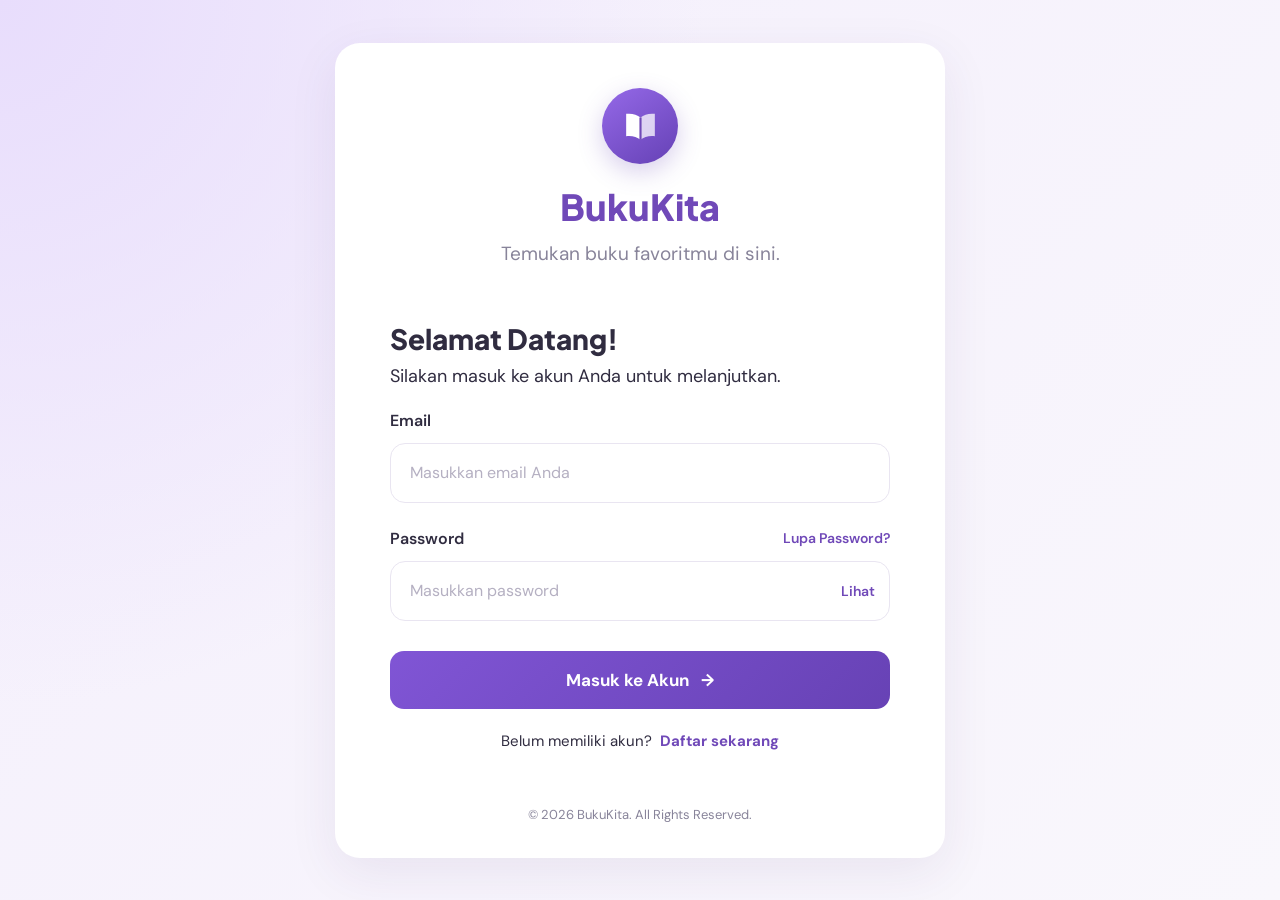
<file: index.html>
<!DOCTYPE html>
<html lang="id">
<head>
    <meta charset="UTF-8">
    <meta name="viewport" content="width=device-width, initial-scale=1.0">
    <title>Login | BukuKita</title>
    <link rel="stylesheet" href="css/style.css">

    <style>
        .brand-icon {
            width: 76px;
            height: 76px;
            background: linear-gradient(145deg, #9569E8, #6541B5);
            border-radius: 50%;
            display: flex;
            align-items: center;
            justify-content: center;
            margin: 0 auto 20px;
            box-shadow: 0 8px 24px rgba(101, 65, 181, 0.25);
        }

        .brand-icon svg {
            width: 43px;
            height: 43px;
            display: block;
        }
    </style>
</head>
<body>

    <div class="login-container">
        <div class="login-card">

            <!-- LOGO BUKUKITA -->
            <div class="brand-icon">
                <svg viewBox="0 0 24 24" fill="none"
                     xmlns="http://www.w3.org/2000/svg">
                    <path d="M4 5.5C7.2 5.1 10 5.9 12 7.5V20
                             C10 18.4 7.2 17.6 4 18V5.5Z"
                          fill="white"/>
                    <path d="M20 5.5C16.8 5.1 14 5.9 12 7.5V20
                             C14 18.4 16.8 17.6 20 18V5.5Z"
                          fill="white" fill-opacity="0.75"/>
                    <path d="M12 7.5V20"
                          stroke="#7049B8" stroke-width="1.2"/>
                </svg>
            </div>

            <h1 class="login-heading">BukuKita</h1>
            <p class="login-subtitle">Temukan buku favoritmu di sini.</p>

            <div class="login-form-section">
                <h2>Selamat Datang!</h2>
                <p>Silakan masuk ke akun Anda untuk melanjutkan.</p>

                <form id="loginForm">
                    <div class="form-group">
                        <label for="email">Email</label>
                        <input type="email" id="email"
                               placeholder="Masukkan email Anda" required>
                    </div>

                    <div class="form-group">
                        <div class="password-label">
                            <label for="password">Password</label>
                            <button type="button" class="forgot-link"
                                    data-modal="forgotModal">
                                Lupa Password?
                            </button>
                        </div>

                        <div class="password-wrapper">
                            <input type="password" id="password"
                                   placeholder="Masukkan password" required>
                            <button type="button" class="password-toggle"
                                    id="togglePassword">Lihat</button>
                        </div>
                    </div>

                    <button type="submit" class="login-button">
                        Masuk ke Akun <span>→</span>
                    </button>
                </form>

                <div class="register-section">
                    <span>Belum memiliki akun?</span>
                    <button type="button" data-modal="registerModal">
                        Daftar sekarang
                    </button>
                </div>
            </div>

            <footer class="login-footer">
                © 2026 BukuKita. All Rights Reserved.
            </footer>
        </div>
    </div>

    <!-- MODAL LUPA PASSWORD -->
    <div class="modal-backdrop" id="forgotModal">
        <div class="modal">
            <button type="button" class="modal-close">&times;</button>
            <h2>Lupa Password?</h2>
            <p class="modal-description">
                Masukkan email yang terdaftar untuk memeriksa akun Anda.
            </p>

            <form id="forgotForm">
                <div class="form-group">
                    <label for="forgotEmail">Email</label>
                    <input type="email" id="forgotEmail"
                           placeholder="Masukkan email Anda" required>
                </div>
                <button type="submit" class="login-button">
                    Periksa Email
                </button>
            </form>
        </div>
    </div>

    <!-- MODAL DAFTAR -->
    <div class="modal-backdrop" id="registerModal">
        <div class="modal">
            <button type="button" class="modal-close">&times;</button>
            <h2>Buat Akun Baru</h2>
            <p class="modal-description">
                Daftar untuk mulai menjelajahi koleksi BukuKita.
            </p>

            <form id="registerForm">
                <div class="form-group">
                    <label for="registerName">Nama Lengkap</label>
                    <input type="text" id="registerName"
                           placeholder="Masukkan nama lengkap" required>
                </div>

                <div class="form-group">
                    <label for="registerEmail">Email</label>
                    <input type="email" id="registerEmail"
                           placeholder="Masukkan email" required>
                </div>

                <div class="form-group">
                    <label for="registerPassword">Password</label>
                    <input type="password" id="registerPassword"
                           placeholder="Buat password" required>
                </div>

                <button type="submit" class="login-button">
                    Daftar Sekarang
                </button>
            </form>
        </div>
    </div>

    <script src="js/data.js"></script>
    <script src="js/script.js"></script>

</body>
</html>
</file>
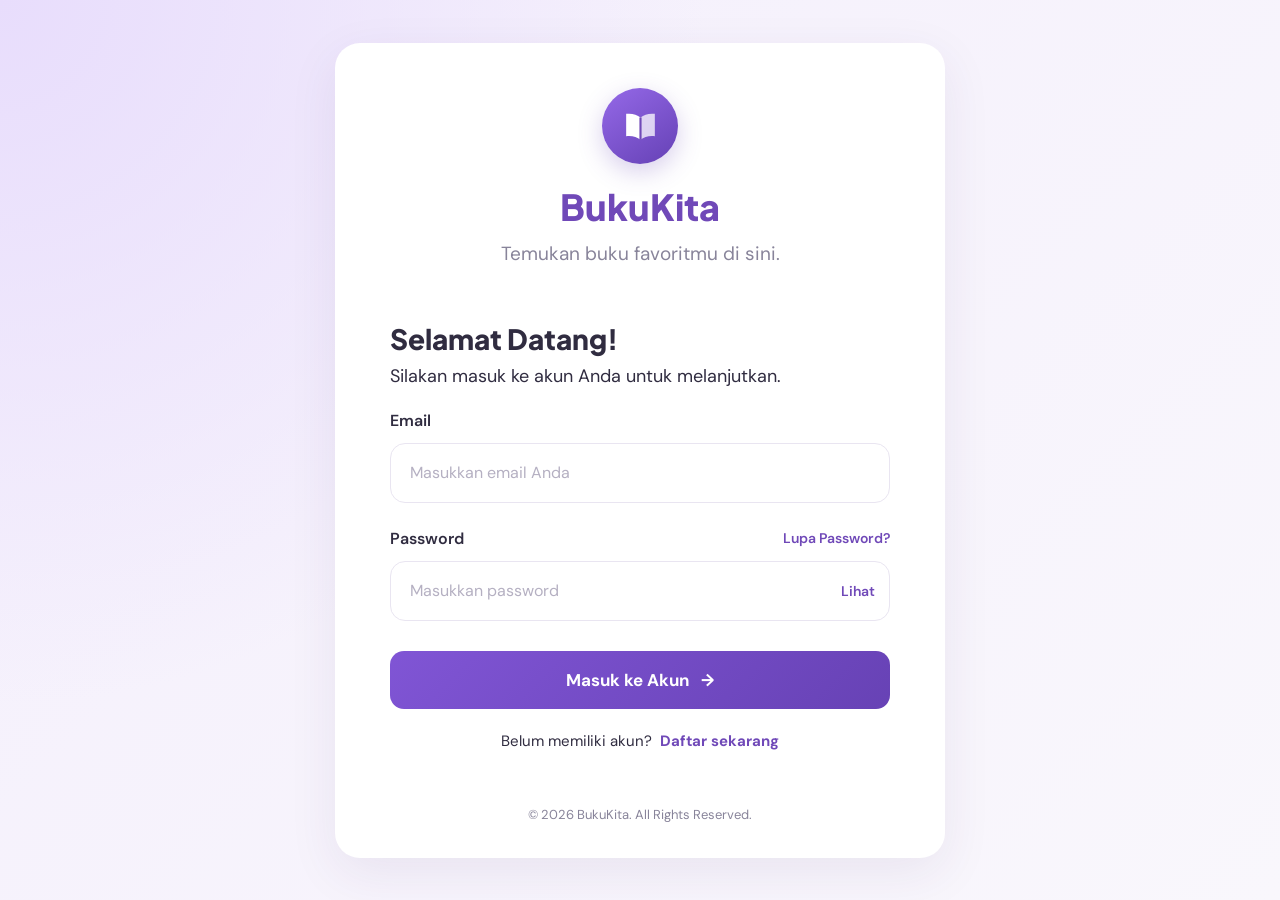
<file: checkout.html>
<!DOCTYPE html>
<html lang="id">
<head>
    <meta charset="UTF-8">
    <meta name="viewport" content="width=device-width, initial-scale=1.0">
    <title>Checkout | BukuKita</title>
    <link rel="stylesheet" href="css/style.css">
</head>
<body class="dashboard-page">

<div class="app-layout">

    <!-- SIDEBAR -->
    <aside class="sidebar" id="sidebar">
        <div class="sidebar-brand">
            <div class="sidebar-logo">
                <svg viewBox="0 0 24 24" fill="none">
                    <path d="M4 5.5C7.2 5.1 10 5.9 12 7.5V20C10 18.4 7.2 17.6 4 18V5.5Z" fill="white"/>
                    <path d="M20 5.5C16.8 5.1 14 5.9 12 7.5V20C14 18.4 16.8 17.6 20 18V5.5Z" fill="white" fill-opacity=".75"/>
                    <path d="M12 7.5V20" stroke="#7049B8" stroke-width="1.2"/>
                </svg>
            </div>
            <span>BukuKita</span>
        </div>

        <div class="sidebar-menu">
            <p class="menu-label">MENU UTAMA</p>

            <a href="dashboard.html" class="menu-item">
                <span class="menu-icon">▦</span>
                <span>Dashboard</span>
            </a>

            <a href="stok.html" class="menu-item">
                <span class="menu-icon">▤</span>
                <span>Katalog & Stok Buku</span>
            </a>

            <a href="checkout.html" class="menu-item active">
                <span class="menu-icon">🛒</span>
                <span>Checkout</span>
            </a>

            <a href="tracking.html" class="menu-item">
                <span class="menu-icon">⌖</span>
                <span>Tracking Pesanan</span>
            </a>
        </div>

        <div class="sidebar-bottom">
            <div class="sidebar-help">
                <div class="help-icon">?</div>
                <div>
                    <strong>Butuh Bantuan?</strong>
                    <small>Hubungi administrator</small>
                </div>
            </div>

            <button type="button" class="logout-button" id="logoutButton">
                <span>↪</span> Keluar
            </button>
        </div>
    </aside>

    <!-- MAIN CONTENT -->
    <main class="main-content">

        <header class="dashboard-topbar">
            <div class="topbar-left">
                <button class="sidebar-toggle" id="sidebarToggle" type="button">☰</button>
                <div>
                    <h2>Checkout</h2>
                    <p>Pesan buku favoritmu dengan mudah</p>
                </div>
            </div>

            <div class="topbar-profile">
                <div class="profile-avatar" id="profileAvatar">U</div>
                <div class="profile-information">
                    <strong id="profileName">Pengguna</strong>
                    <small id="profileRole">User</small>
                </div>
            </div>
        </header>

        <section class="dashboard-content">

            <!-- WELCOME -->
            <div class="checkout-welcome">
                <div>
                    <span>PEMESANAN BUKU</span>
                    <h1>Waktunya Memilih Buku!</h1>
                    <p>Pilih koleksi buku yang ingin kamu pesan.</p>
                </div>
                <div class="checkout-decoration">🛍️</div>
            </div>

            <!-- BOOK SELECTION -->
            <div class="checkout-section-heading">
                <div>
                    <h2>Pilih Buku</h2>
                    <p>Tambahkan buku ke keranjang belanja kamu.</p>
                </div>
            </div>

            <div class="checkout-search">
                <span>⌕</span>
                <input type="search" id="checkoutSearch"
                       placeholder="Cari judul atau kode buku...">
            </div>

            <div class="checkout-book-grid" id="checkoutBookList">
                <p>Memuat daftar buku...</p>
            </div>

            <!-- CART AND FORM -->
            <div class="checkout-lower-grid">

                <div class="checkout-panel">
                    <div class="checkout-panel-heading">
                        <div>
                            <h2>Keranjang Belanja</h2>
                            <p id="cartItemCount">0 item</p>
                        </div>
                        <span class="cart-heading-icon">🛒</span>
                    </div>

                    <div id="cartList" class="cart-list">
                        <div class="cart-empty">
                            <div>🛍️</div>
                            <h3>Keranjang masih kosong</h3>
                            <p>Silakan pilih buku yang ingin kamu pesan.</p>
                        </div>
                    </div>

                    <div class="cart-total">
                        <span>Total Pembayaran</span>
                        <strong id="cartGrandTotal">Rp 0</strong>
                    </div>
                </div>

                <!-- CUSTOMER FORM -->
                <div class="checkout-panel">
                    <div class="checkout-panel-heading">
                        <div>
                            <h2>Informasi Pengiriman</h2>
                            <p>Lengkapi data penerima pesanan.</p>
                        </div>
                        <span class="cart-heading-icon">📦</span>
                    </div>

                    <form id="checkoutForm">

                        <div class="form-group">
                            <label for="receiverName">Nama Penerima</label>
                            <input type="text" id="receiverName"
                                   placeholder="Nama lengkap penerima" required>
                        </div>

                        <div class="form-group">
                            <label for="receiverPhone">Nomor Telepon</label>
                            <input type="tel" id="receiverPhone"
                                   placeholder="Contoh: 081234567890"
                                   pattern="[0-9+\-\s]{9,16}" required>
                        </div>

                        <div class="form-group">
                            <label for="receiverAddress">Alamat Lengkap</label>
                            <textarea id="receiverAddress" rows="3"
                                      placeholder="Masukkan alamat lengkap, kecamatan, kota, dan kode pos"
                                      required></textarea>
                        </div>

                        <div class="form-group">
                            <label for="shippingService">Ekspedisi</label>
                            <select id="shippingService" required>
                                <option value="">Pilih ekspedisi</option>
                                <option value="JNE">JNE</option>
                                <option value="Pos Indonesia">Pos Indonesia</option>
                                <option value="J&T">J&T Express</option>
                                <option value="SiCepat">SiCepat</option>
                            </select>
                        </div>

                        <div class="checkout-note">
                            <span>ⓘ</span>
                            <p>Pastikan alamat dan informasi penerima sudah benar sebelum membuat pesanan.</p>
                        </div>

                        <button type="submit" class="checkout-submit-button"
                                id="submitOrder">
                            Buat Pesanan →
                        </button>

                    </form>
                </div>

            </div>

            <footer class="dashboard-footer">
                © 2026 BukuKita. All Rights Reserved.
            </footer>

        </section>
    </main>
</div>

<!-- SUCCESS MODAL -->
<div class="modal-backdrop" id="orderSuccessModal">
    <div class="modal order-success-modal">
        <div class="success-icon">✓</div>
        <h2>Pesanan Berhasil Dibuat!</h2>
        <p>Terima kasih telah melakukan pemesanan di BukuKita.</p>

        <div class="order-number-box">
            <small>Nomor Delivery Order</small>
            <strong id="successOrderNumber">-</strong>
        </div>

        <p class="success-instruction">
            Simpan nomor pesanan ini untuk memantau pengiriman buku.
        </p>

        <a href="tracking.html" class="login-button success-track-link">
            Lihat Tracking Pesanan →
        </a>

        <button type="button" class="success-close-button"
                id="closeSuccessModal">
            Kembali ke Checkout
        </button>
    </div>
</div>

<script src="js/data.js"></script>
<script src="js/script.js"></script>

</body>
</html>
</file>
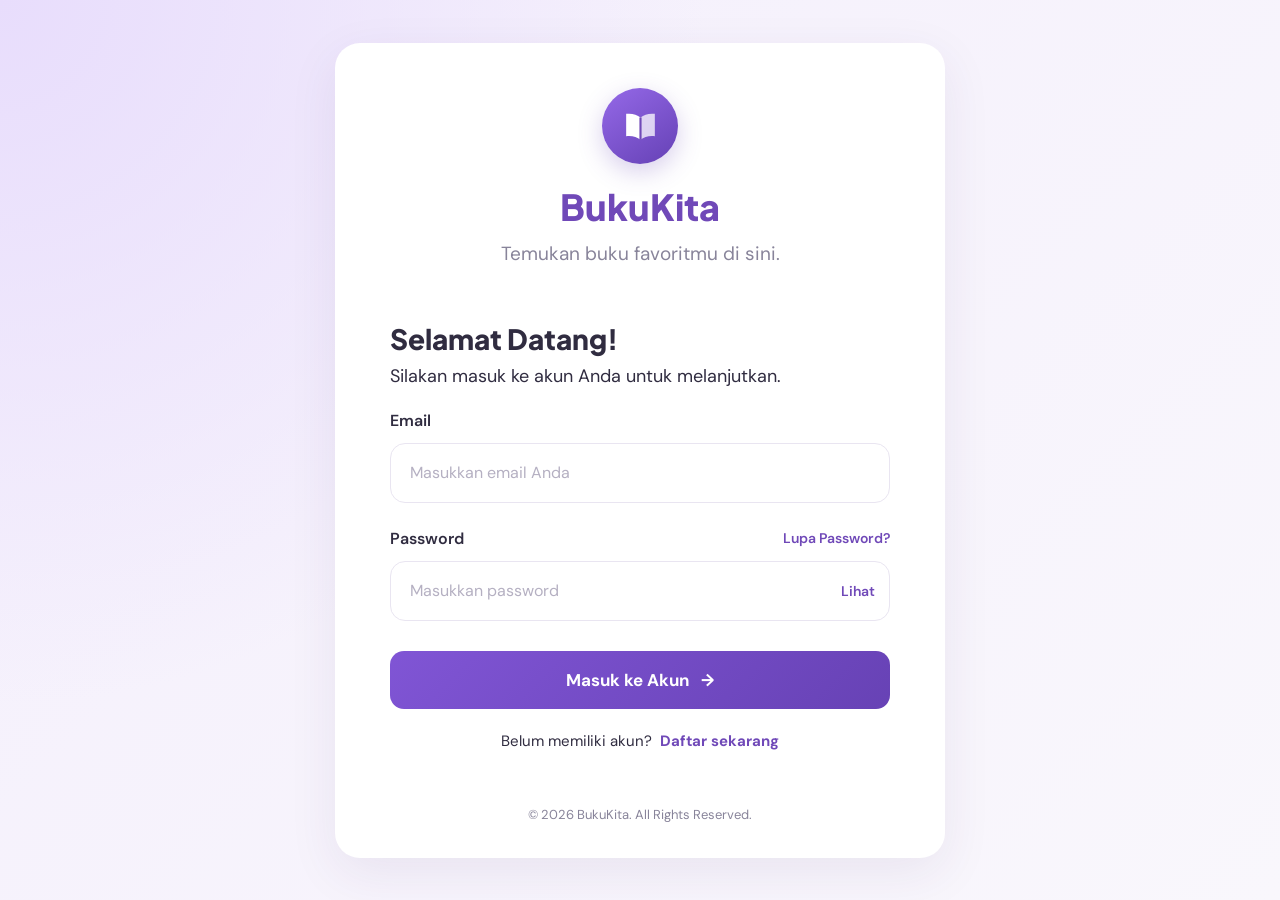
<file: dashboard.html>
<!DOCTYPE html>
<html lang="id">
<head>
    <meta charset="UTF-8">
    <meta name="viewport" content="width=device-width, initial-scale=1.0">
    <title>Dashboard | BukuKita</title>
    <link rel="stylesheet" href="css/style.css">
</head>
<body class="dashboard-page">

    <div class="app-layout">

        <!-- SIDEBAR -->
        <aside class="sidebar" id="sidebar">

            <div class="sidebar-brand">
                <div class="sidebar-logo">
                    <svg viewBox="0 0 24 24" fill="none">
                        <path d="M4 5.5C7.2 5.1 10 5.9 12 7.5V20C10 18.4 7.2 17.6 4 18V5.5Z" fill="white"/>
                        <path d="M20 5.5C16.8 5.1 14 5.9 12 7.5V20C14 18.4 16.8 17.6 20 18V5.5Z" fill="white" fill-opacity=".75"/>
                        <path d="M12 7.5V20" stroke="#7049B8" stroke-width="1.2"/>
                    </svg>
                </div>
                <span>BukuKita</span>
            </div>

            <div class="sidebar-menu">
                <p class="menu-label">MENU UTAMA</p>

                <a href="dashboard.html" class="menu-item active">
                    <span class="menu-icon">▦</span>
                    <span>Dashboard</span>
                </a>

                <a href="stok.html" class="menu-item">
                    <span class="menu-icon">▤</span>
                    <span>Katalog & Stok Buku</span>
                </a>

                <a href="checkout.html" class="menu-item">
                    <span class="menu-icon">🛒</span>
                    <span>Checkout</span>
                </a>

                <a href="tracking.html" class="menu-item">
                    <span class="menu-icon">⌖</span>
                    <span>Tracking Pesanan</span>
                </a>
            </div>

            <div class="sidebar-bottom">
                <a href="mailto:siti@gmail.com?subject=Bantuan%20Pengguna%20BukuKita"
   class="sidebar-help"
   style="text-decoration:none; color:inherit;">

    <div class="help-icon">?</div>

    <div>
        <strong>Butuh Bantuan?</strong>
        <small>Hubungi administrator</small>
    </div>
</a>

                <button type="button" class="logout-button" id="logoutButton">
                    <span>↪</span> Keluar
                </button>
            </div>

        </aside>

        <!-- MAIN CONTENT -->
        <main class="main-content">

            <!-- TOPBAR -->
            <header class="dashboard-topbar">
                <div class="topbar-left">
                    <button class="sidebar-toggle" id="sidebarToggle" type="button">☰</button>
                    <div>
                        <h2>Dashboard</h2>
                        <p>Ringkasan informasi BukuKita</p>
                    </div>
                </div>

                <div class="topbar-profile">
                    <div class="notification-icon">♧</div>
                    <div class="profile-avatar" id="profileAvatar">U</div>
                    <div class="profile-information">
                        <strong id="profileName">Pengguna</strong>
                        <small id="profileRole">User</small>
                    </div>
                </div>
            </header>

            <!-- PAGE CONTENT -->
            <section class="dashboard-content">

                <!-- GREETING -->
                <div class="welcome-section">
                    <div>
                        <p class="welcome-date" id="currentDate"></p>
                        <h1 id="welcomeMessage">Selamat datang!</h1>
                        <p>Senang melihat Anda kembali. Mari kelola koleksi buku hari ini.</p>
                    </div>
                    <div class="welcome-decoration">📚</div>
                </div>

                <!-- STATISTICS -->
                <div class="section-heading">
                    <div>
                        <h2>Ringkasan Dashboard</h2>
                        <p>Informasi singkat mengenai koleksi dan pesanan buku.</p>
                    </div>
                </div>

                <div class="stats-grid">

                    <div class="stat-card">
                        <div class="stat-top">
                            <div class="stat-icon purple">▤</div>
                            <span class="stat-tag">Katalog</span>
                        </div>
                        <h3 id="totalKatalog">0</h3>
                        <p>Total Jenis Buku</p>
                    </div>

                    <div class="stat-card">
                        <div class="stat-top">
                            <div class="stat-icon blue">▣</div>
                            <span class="stat-tag">Persediaan</span>
                        </div>
                        <h3 id="totalStok">0</h3>
                        <p>Total Stok Buku</p>
                    </div>

                    <div class="stat-card">
                        <div class="stat-top">
                            <div class="stat-icon orange">🛒</div>
                            <span class="stat-tag">Pesanan</span>
                        </div>
                        <h3 id="totalPesanan">0</h3>
                        <p>Data Tracking Pesanan</p>
                    </div>

                </div>

                <!-- CONTENT GRID -->
                <div class="dashboard-grid">

                    <!-- RECENT TRACKING -->
                    <div class="dashboard-panel tracking-panel">
                        <div class="panel-heading">
                            <div>
                                <h2>Pesanan Terbaru</h2>
                                <p>Informasi pengiriman buku</p>
                            </div>
                            <a href="tracking.html" class="text-link">Lihat semua →</a>
                        </div>

                        <div class="table-responsive">
                            <table class="dashboard-table">
                                <thead>
                                    <tr>
                                        <th>Nomor DO</th>
                                        <th>Pemesan</th>
                                        <th>Ekspedisi</th>
                                        <th>Status</th>
                                    </tr>
                                </thead>
                                <tbody id="recentTracking">
                                    <tr>
                                        <td colspan="4">Memuat data pesanan...</td>
                                    </tr>
                                </tbody>
                            </table>
                        </div>
                    </div>

                    <!-- QUICK ACCESS -->
                    <div class="dashboard-panel quick-panel">
                        <div class="panel-heading">
                            <div>
                                <h2>Akses Cepat</h2>
                                <p>Pintasan menu BukuKita</p>
                            </div>
                        </div>

                        <a href="stok.html" class="quick-link">
                            <div class="quick-icon purple">▤</div>
                            <div>
                                <strong>Katalog Buku</strong>
                                <small>Lihat koleksi dan persediaan</small>
                            </div>
                            <span>→</span>
                        </a>

                        <a href="checkout.html" class="quick-link">
                            <div class="quick-icon orange">🛒</div>
                            <div>
                                <strong>Checkout</strong>
                                <small>Lakukan pemesanan buku</small>
                            </div>
                            <span>→</span>
                        </a>

                        <a href="tracking.html" class="quick-link">
                            <div class="quick-icon blue">⌖</div>
                            <div>
                                <strong>Tracking Pesanan</strong>
                                <small>Pantau status pengiriman</small>
                            </div>
                            <span>→</span>
                        </a>
                    </div>

                </div>

                <!-- FOOTER -->
                <footer class="dashboard-footer">
                    © 2026 BukuKita. All Rights Reserved.
                </footer>

            </section>
        </main>
    </div>

    <script src="js/data.js"></script>
    <script src="js/script.js"></script>

</body>
</html>
</file>
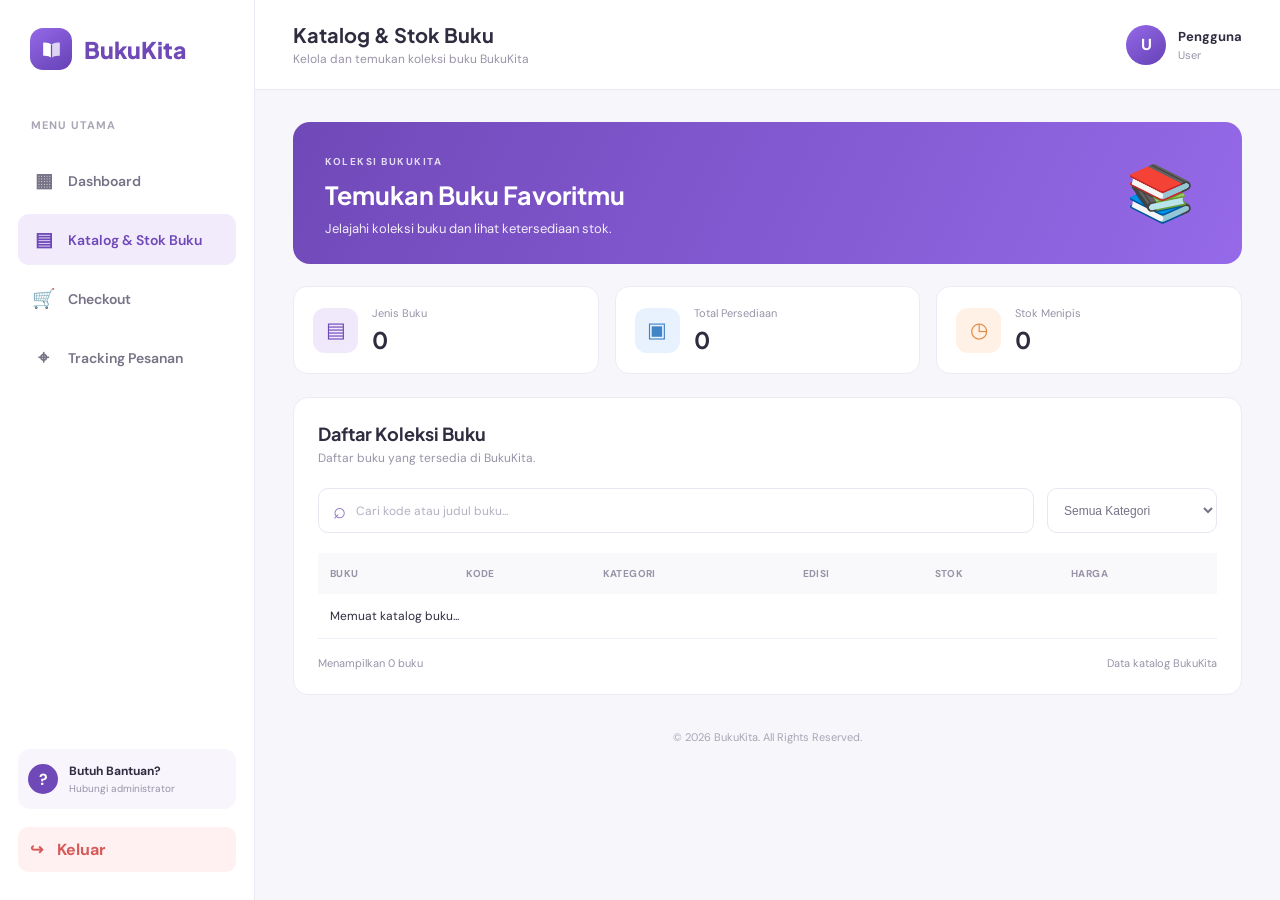
<file: stok.html>
<!DOCTYPE html>
<html lang="id">
<head>
    <meta charset="UTF-8">
    <meta name="viewport" content="width=device-width, initial-scale=1.0">
    <title>Katalog & Stok Buku | BukuKita</title>
    <link rel="stylesheet" href="css/style.css">
</head>
<body class="dashboard-page">

<div class="app-layout">

    <!-- SIDEBAR -->
    <aside class="sidebar" id="sidebar">
        <div class="sidebar-brand">
            <div class="sidebar-logo">
                <svg viewBox="0 0 24 24" fill="none">
                    <path d="M4 5.5C7.2 5.1 10 5.9 12 7.5V20C10 18.4 7.2 17.6 4 18V5.5Z" fill="white"/>
                    <path d="M20 5.5C16.8 5.1 14 5.9 12 7.5V20C14 18.4 16.8 17.6 20 18V5.5Z" fill="white" fill-opacity=".75"/>
                    <path d="M12 7.5V20" stroke="#7049B8" stroke-width="1.2"/>
                </svg>
            </div>
            <span>BukuKita</span>
        </div>

        <div class="sidebar-menu">
            <p class="menu-label">MENU UTAMA</p>

            <a href="dashboard.html" class="menu-item">
                <span class="menu-icon">▦</span>
                <span>Dashboard</span>
            </a>

            <a href="stok.html" class="menu-item active">
                <span class="menu-icon">▤</span>
                <span>Katalog & Stok Buku</span>
            </a>

            <a href="checkout.html" class="menu-item">
                <span class="menu-icon">🛒</span>
                <span>Checkout</span>
            </a>

            <a href="tracking.html" class="menu-item">
                <span class="menu-icon">⌖</span>
                <span>Tracking Pesanan</span>
            </a>
        </div>

        <div class="sidebar-bottom">
            <div class="sidebar-help">
                <div class="help-icon">?</div>
                <div>
                    <strong>Butuh Bantuan?</strong>
                    <small>Hubungi administrator</small>
                </div>
            </div>

            <button type="button" class="logout-button" id="logoutButton">
                <span>↪</span> Keluar
            </button>
        </div>
    </aside>

    <!-- MAIN CONTENT -->
    <main class="main-content">

        <header class="dashboard-topbar">
            <div class="topbar-left">
                <button class="sidebar-toggle" id="sidebarToggle" type="button">☰</button>
                <div>
                    <h2>Katalog & Stok Buku</h2>
                    <p>Kelola dan temukan koleksi buku BukuKita</p>
                </div>
            </div>

            <div class="topbar-profile">
                <div class="profile-avatar" id="profileAvatar">U</div>
                <div class="profile-information">
                    <strong id="profileName">Pengguna</strong>
                    <small id="profileRole">User</small>
                </div>
            </div>
        </header>

        <section class="dashboard-content">

            <!-- PAGE TITLE -->
            <div class="catalog-welcome">
                <div>
                    <span class="catalog-eyebrow">KOLEKSI BUKUKITA</span>
                    <h1>Temukan Buku Favoritmu</h1>
                    <p>Jelajahi koleksi buku dan lihat ketersediaan stok.</p>
                </div>
                <div class="catalog-decoration">📚</div>
            </div>

            <!-- SUMMARY -->
            <div class="catalog-summary">
                <div class="catalog-summary-card">
                    <div class="catalog-summary-icon purple">▤</div>
                    <div>
                        <small>Jenis Buku</small>
                        <h3 id="catalogTotal">0</h3>
                    </div>
                </div>

                <div class="catalog-summary-card">
                    <div class="catalog-summary-icon blue">▣</div>
                    <div>
                        <small>Total Persediaan</small>
                        <h3 id="catalogStock">0</h3>
                    </div>
                </div>

                <div class="catalog-summary-card">
                    <div class="catalog-summary-icon orange">◷</div>
                    <div>
                        <small>Stok Menipis</small>
                        <h3 id="catalogLowStock">0</h3>
                    </div>
                </div>
            </div>

            <!-- CATALOG PANEL -->
            <div class="catalog-panel">

                <div class="catalog-panel-heading">
                    <div>
                        <h2>Daftar Koleksi Buku</h2>
                        <p>Daftar buku yang tersedia di BukuKita.</p>
                    </div>

                    <button type="button" class="add-book-button"
                            id="addBookButton" style="display:none;">
                        + Tambah Buku
                    </button>
                </div>

                <!-- SEARCH AND FILTER -->
                <div class="catalog-toolbar">
                    <div class="catalog-search">
                        <span>⌕</span>
                        <input type="search" id="searchBook"
                               placeholder="Cari kode atau judul buku...">
                    </div>

                    <select id="filterCategory" class="catalog-filter">
                        <option value="">Semua Kategori</option>
                    </select>
                </div>

                <!-- BOOK TABLE -->
                <div class="table-responsive">
                    <table class="catalog-table">
                        <thead>
                            <tr>
                                <th>BUKU</th>
                                <th>KODE</th>
                                <th>KATEGORI</th>
                                <th>EDISI</th>
                                <th>STOK</th>
                                <th>HARGA</th>
                                <th id="actionHeader" style="display:none;">AKSI</th>
                            </tr>
                        </thead>

                        <tbody id="bookTableBody">
                            <tr>
                                <td colspan="7">Memuat katalog buku...</td>
                            </tr>
                        </tbody>
                    </table>
                </div>

                <div class="catalog-empty" id="catalogEmpty" style="display:none;">
                    <div>📖</div>
                    <h3>Buku tidak ditemukan</h3>
                    <p>Coba gunakan kata kunci atau kategori lainnya.</p>
                </div>

                <div class="catalog-table-footer">
                    <span id="catalogResultCount">Menampilkan 0 buku</span>
                    <span>Data katalog BukuKita</span>
                </div>

            </div>

            <footer class="dashboard-footer">
                © 2026 BukuKita. All Rights Reserved.
            </footer>

        </section>
    </main>
</div>

<!-- MODAL TAMBAH / EDIT BUKU -->
<div class="modal-backdrop" id="bookModal">
    <div class="modal catalog-modal">

        <button type="button" class="modal-close" id="closeBookModal">
            &times;
        </button>

        <h2 id="bookModalTitle">Tambah Buku Baru</h2>
        <p class="modal-description">
            Lengkapi informasi buku yang akan dimasukkan ke katalog.
        </p>

        <form id="bookForm">

            <div class="form-group">
                <label for="bookCode">Kode Buku</label>
                <input type="text" id="bookCode"
                       placeholder="Contoh: ASIP4301" required>
            </div>

            <div class="form-group">
                <label for="bookName">Nama Buku</label>
                <input type="text" id="bookName"
                       placeholder="Masukkan nama buku" required>
            </div>

            <div class="catalog-form-row">
                <div class="form-group">
                    <label for="bookCategory">Kategori</label>
                    <input type="text" id="bookCategory"
                           placeholder="Contoh: Buku Ajar" required>
                </div>

                <div class="form-group">
                    <label for="bookEdition">Edisi</label>
                    <input type="number" id="bookEdition"
                           min="1" placeholder="1" required>
                </div>
            </div>

            <div class="catalog-form-row">
                <div class="form-group">
                    <label for="bookStock">Jumlah Stok</label>
                    <input type="number" id="bookStock"
                           min="0" placeholder="0" required>
                </div>

                <div class="form-group">
                    <label for="bookPrice">Harga (Rp)</label>
                    <input type="number" id="bookPrice"
                           min="0" placeholder="150000" required>
                </div>
            </div>

            <div class="form-group">
                <label for="bookCover">Lokasi File Cover</label>
                <input type="text" id="bookCover"
                       placeholder="img/nama_buku.jpg">
            </div>

            <button type="submit" class="login-button" id="saveBookButton">
                Simpan Buku
            </button>

        </form>
    </div>
</div>

<script src="js/data.js"></script>
<script src="js/script.js"></script>

</body>
</html>
</file>
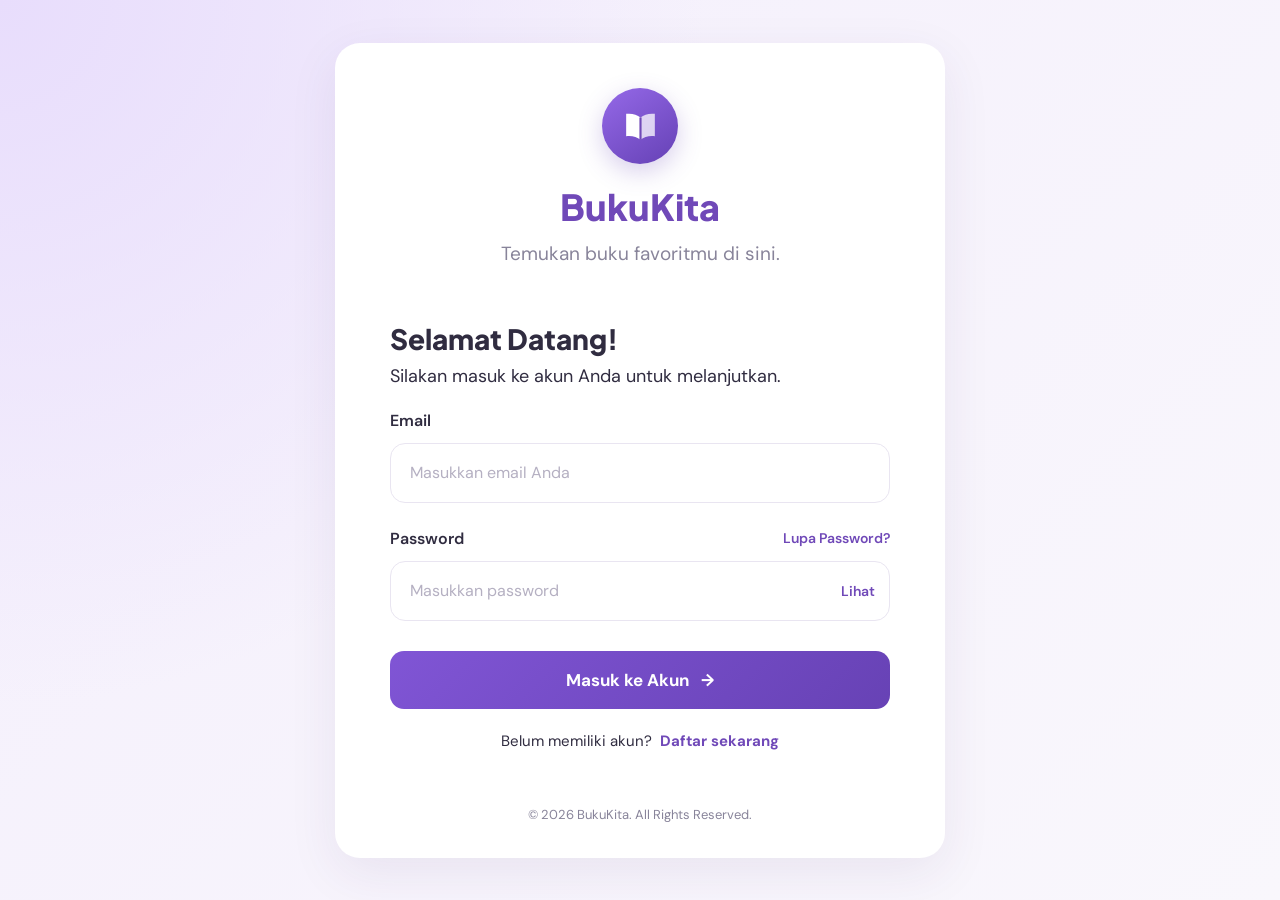
<file: tracking.html>
<!DOCTYPE html>
<html lang="id">
<head>
    <meta charset="UTF-8">
    <meta name="viewport" content="width=device-width, initial-scale=1.0">
    <title>Tracking Pesanan | BukuKita</title>
    <link rel="stylesheet" href="css/style.css">
</head>
<body class="dashboard-page">

<div class="app-layout">

    <!-- SIDEBAR -->
    <aside class="sidebar" id="sidebar">
        <div class="sidebar-brand">
            <div class="sidebar-logo">📚</div>
            <span>BukuKita</span>
        </div>

        <div class="sidebar-menu">
            <p class="menu-label">MENU UTAMA</p>

            <a href="dashboard.html" class="menu-item">
                <span class="menu-icon">▦</span>
                <span>Dashboard</span>
            </a>

            <a href="stok.html" class="menu-item">
                <span class="menu-icon">▤</span>
                <span>Katalog & Stok Buku</span>
            </a>

            <a href="checkout.html" class="menu-item">
                <span class="menu-icon">🛒</span>
                <span>Checkout</span>
            </a>

            <a href="tracking.html" class="menu-item active">
                <span class="menu-icon">⌖</span>
                <span>Tracking Pesanan</span>
            </a>
        </div>

        <div class="sidebar-bottom">
            <div class="sidebar-help">
                <div class="help-icon">?</div>
                <div>
                    <strong>Butuh Bantuan?</strong>
                    <small>Hubungi administrator</small>
                </div>
            </div>

            <button type="button" class="logout-button" id="logoutButton">
                ↪ Keluar
            </button>
        </div>
    </aside>

    <!-- MAIN CONTENT -->
    <main class="main-content">

        <header class="dashboard-topbar">
            <div class="topbar-left">
                <button class="sidebar-toggle" id="sidebarToggle"
                        type="button">☰</button>
                <div>
                    <h2>Tracking Pesanan</h2>
                    <p>Pantau perjalanan pesanan buku kamu</p>
                </div>
            </div>

            <div class="topbar-profile">
                <div class="profile-avatar" id="profileAvatar">U</div>
                <div class="profile-information">
                    <strong id="profileName">Pengguna</strong>
                    <small id="profileRole">User</small>
                </div>
            </div>
        </header>

        <section class="dashboard-content">

            <div class="checkout-welcome">
                <div>
                    <span>INFORMASI PENGIRIMAN</span>
                    <h1>Lacak Pesananmu!</h1>
                    <p>Masukkan nomor DO untuk melihat status pengiriman buku.</p>
                </div>
                <div class="checkout-decoration">📦</div>
            </div>

            <!-- SEARCH -->
            <div class="catalog-panel">
                <div class="catalog-panel-heading">
                    <div>
                        <h2>Cari Pesanan</h2>
                        <p>Gunakan nomor Delivery Order (DO).</p>
                    </div>
                </div>

                <form id="trackingForm">
                    <div class="catalog-search">
                        <span>⌕</span>
                        <input type="text" id="trackingNumber"
                               placeholder="Contoh: 20230012"
                               required>
                    </div>

                    <button type="submit" class="login-button"
                            style="margin-top:15px;">
                        Cari Pesanan →
                    </button>
                </form>
            </div>

            <!-- RESULT -->
            <div class="catalog-panel" id="trackingResult"
                 style="display:none; margin-top:25px;">

                <h2>Detail Pesanan</h2>

                <div style="margin-top:20px; line-height:2;">
                    <p><strong>Nomor DO:</strong>
                        <span id="resultDO">-</span></p>

                    <p><strong>Nama Penerima:</strong>
                        <span id="resultName">-</span></p>

                    <p><strong>Ekspedisi:</strong>
                        <span id="resultCourier">-</span></p>

                    <p><strong>Tanggal Pesanan:</strong>
                        <span id="resultDate">-</span></p>

                    <p><strong>Status:</strong>
                        <span id="resultStatus">-</span></p>

                    <p><strong>Total Pembayaran:</strong>
                        <span id="resultTotal">-</span></p>
                </div>

                <hr style="margin:20px 0;">

                <h3>Daftar Buku</h3>
                <div id="resultItems" style="margin-top:12px;"></div>

                <hr style="margin:20px 0;">

                <h3>Riwayat Perjalanan</h3>
                <div id="trackingHistory" style="margin-top:20px;">
                </div>
            </div>

            <p id="trackingMessage"
               style="margin-top:20px; color:#dc2626;">
            </p>

            <footer class="dashboard-footer">
                © 2026 BukuKita. All Rights Reserved.
            </footer>

        </section>
    </main>
</div>

<script src="js/data.js"></script>
<script src="js/script.js"></script>

<script>
(function () {

    // CEK LOGIN
    const sesi = sessionStorage.getItem("userLogin");

    if (!sesi) {
        window.location.replace("index.html");
        return;
    }

    const pengguna = JSON.parse(sesi);

    document.getElementById("profileName").textContent =
        pengguna.nama || "Pengguna";

    document.getElementById("profileRole").textContent =
        pengguna.role || "User";

    document.getElementById("profileAvatar").textContent =
        (pengguna.nama || "U").charAt(0).toUpperCase();

    // AMBIL PESANAN DARI LOCAL STORAGE DAN DATA LAMA
let pesananBaru = [];

try {
    pesananBaru = JSON.parse(
        localStorage.getItem("bukuKitaPesanan") || "[]"
    );

    if (!Array.isArray(pesananBaru)) {
        pesananBaru = [];
    }
} catch (error) {
    pesananBaru = [];
}

const pesananLama = Array.isArray(dataTracking)
    ? dataTracking
    : Object.values(dataTracking || {});

const semuaPesanan = [...pesananLama, ...pesananBaru];

const daftarPesanan = semuaPesanan.filter(function (pesanan, index, array) {
    return array.findIndex(function (item) {
        return String(item.nomorDO) === String(pesanan.nomorDO);
    }) === index;
});

    // FORMAT RUPIAH
    function rupiah(angka) {
        return "Rp " + Number(angka || 0).toLocaleString("id-ID");
    }

    // MENCEGAH HTML DARI DATA PENGGUNA
    function aman(teks) {
        return String(teks ?? "").replace(/[&<>"']/g, function (huruf) {
            return {
                "&": "&amp;",
                "<": "&lt;",
                ">": "&gt;",
                '"': "&quot;",
                "'": "&#039;"
            }[huruf];
        });
    }

    // PENCARIAN PESANAN
    document.getElementById("trackingForm")
        .addEventListener("submit", function (event) {

            event.preventDefault();

            const nomor = document.getElementById("trackingNumber")
                .value.trim();

            const pesan = document.getElementById("trackingMessage");
            const hasil = document.getElementById("trackingResult");

            const pesanan = daftarPesanan.find(function (item) {
                return String(item.nomorDO).toLowerCase() ===
                       nomor.toLowerCase();
            });

            if (!pesanan) {
                hasil.style.display = "none";
                pesan.textContent =
                    "Pesanan tidak ditemukan. Periksa kembali nomor DO.";
                return;
            }

            // TAMPILKAN DETAIL
            pesan.textContent = "";
            hasil.style.display = "block";

            document.getElementById("resultDO").textContent =
                pesanan.nomorDO || "-";

            document.getElementById("resultName").textContent =
                pesanan.nama || "-";

            document.getElementById("resultCourier").textContent =
                pesanan.ekspedisi || "-";

            document.getElementById("resultDate").textContent =
                pesanan.tanggal || "-";

            document.getElementById("resultStatus").textContent =
                pesanan.status || "Diproses";

            document.getElementById("resultTotal").textContent =
                rupiah(pesanan.total);

            // DAFTAR BUKU
            const items = Array.isArray(pesanan.items)
                ? pesanan.items
                : [];

            document.getElementById("resultItems").innerHTML =
                items.length
                ? items.map(function (item) {
                    return `
                        <div style="padding:12px 0; border-bottom:1px solid #eee;">
                            <strong>${aman(item.namaBarang)}</strong>
                            <p>Jumlah: ${aman(item.jumlah)} buku</p>
                            <p>Subtotal: ${rupiah(item.subtotal)}</p>
                        </div>
                    `;
                }).join("")
                : "<p>Informasi buku tidak tersedia.</p>";

            // RIWAYAT PERJALANAN
            const perjalanan = Array.isArray(pesanan.perjalanan)
                ? pesanan.perjalanan
                : [];

            document.getElementById("trackingHistory").innerHTML =
                perjalanan.length
                ? perjalanan.map(function (riwayat) {
                    return `
                        <div style="padding:12px 15px; border-left:3px solid #7049B8; margin-bottom:15px;">
                            <strong>${aman(riwayat.waktu)}</strong>
                            <p>${aman(riwayat.keterangan)}</p>
                        </div>
                    `;
                }).join("")
                : "<p>Belum ada riwayat pengiriman.</p>";

        });

    // LOGOUT
    const logout = document.getElementById("logoutButton");

    if (logout) {
        logout.addEventListener("click", function () {
            if (confirm("Apakah Anda yakin ingin keluar?")) {
                sessionStorage.removeItem("userLogin");
                window.location.href = "index.html";
            }
        });
    }

    // SIDEBAR
    const toggle = document.getElementById("sidebarToggle");
    const sidebar = document.getElementById("sidebar");

    if (toggle && sidebar) {
        toggle.addEventListener("click", function () {
            sidebar.classList.toggle("open");
        });
    }

})();
</script>

</body>
</html>
</file>
<file: css/style.css>
@import url('https://fonts.googleapis.com/css2?family=DM+Sans:wght@400;500;600;700&family=Plus+Jakarta+Sans:wght@400;500;600;700;800&display=swap');

/* ==============================
   GLOBAL
============================== */

:root {
    --primary: #7049B8;
    --primary-dark: #5D38A4;
    --primary-light: #F1EAFC;
    --text: #302C40;
    --muted: #88849A;
    --border: #E9E5F1;
    --white: #FFFFFF;
    --background: #F7F4FC;
}

* {
    margin: 0;
    padding: 0;
    box-sizing: border-box;
}

body {
    font-family: 'DM Sans', sans-serif;
    color: var(--text);
    background: var(--background);
    min-height: 100vh;
}

button,
input {
    font: inherit;
}

/* ==============================
   LOGIN PAGE
============================== */

.login-container {
    min-height: 100vh;
    display: flex;
    justify-content: center;
    align-items: center;
    padding: 35px 20px;
    background:
        radial-gradient(circle at top left, #E8DDFC, transparent 45%),
        linear-gradient(135deg, #F4EFFC, #F9F7FC);
}

.login-card {
    width: 100%;
    max-width: 610px;
    background: var(--white);
    border-radius: 25px;
    padding: 45px 55px 35px;
    box-shadow: 0 15px 50px rgba(65, 43, 105, 0.08);
}

/* LOGO */

.brand-icon {
    width: 76px;
    height: 76px;
    background: linear-gradient(145deg, #9569E8, #6541B5);
    border-radius: 50%;
    display: flex;
    align-items: center;
    justify-content: center;
    margin: 0 auto 20px;
    box-shadow: 0 8px 24px rgba(101, 65, 181, 0.25);
}

.brand-icon svg {
    width: 43px;
    height: 43px;
    display: block;
}

.login-heading {
    font-family: 'Plus Jakarta Sans', sans-serif;
    font-size: 36px;
    font-weight: 800;
    color: var(--primary);
    text-align: center;
    margin-bottom: 12px;
}

.login-subtitle {
    text-align: center;
    color: var(--muted);
    font-size: 19px;
    margin-bottom: 55px;
}

/* FORM */

.login-form-section h2 {
    font-family: 'Plus Jakarta Sans', sans-serif;
    font-size: 28px;
    font-weight: 800;
    margin-bottom: 8px;
}

.login-form-section > p {
    font-size: 18px;
    margin-bottom: 22px;
    color: var(--text);
}

.form-group {
    margin-bottom: 25px;
}

.form-group label {
    display: block;
    font-weight: 600;
    font-size: 16px;
    margin-bottom: 12px;
}

.form-group input {
    width: 100%;
    height: 60px;
    border: 1px solid var(--border);
    border-radius: 15px;
    padding: 0 19px;
    font-size: 16px;
    outline: none;
    color: var(--text);
    background: white;
    transition: 0.2s;
}

.form-group input:focus {
    border-color: var(--primary);
    box-shadow: 0 0 0 4px rgba(112, 73, 184, 0.09);
}

.form-group input::placeholder {
    color: #B5B0C2;
}

/* PASSWORD */

.password-label {
    display: flex;
    justify-content: space-between;
    align-items: center;
    margin-bottom: 12px;
}

.password-label label {
    margin-bottom: 0;
}

.forgot-link {
    background: none;
    border: none;
    color: var(--primary);
    font-size: 14px;
    font-weight: 600;
    cursor: pointer;
}

.forgot-link:hover {
    text-decoration: underline;
}

.password-wrapper {
    position: relative;
}

.password-wrapper input {
    padding-right: 75px;
}

.password-toggle {
    position: absolute;
    right: 15px;
    top: 50%;
    transform: translateY(-50%);
    background: none;
    border: none;
    color: var(--primary);
    font-size: 14px;
    font-weight: 600;
    cursor: pointer;
}

/* LOGIN BUTTON */

.login-button {
    width: 100%;
    height: 58px;
    border: none;
    border-radius: 14px;
    background: linear-gradient(135deg, #8055D5, #6742B5);
    color: white;
    font-size: 17px;
    font-weight: 700;
    cursor: pointer;
    transition: 0.25s;
    margin-top: 5px;
}

.login-button:hover {
    transform: translateY(-2px);
    box-shadow: 0 8px 20px rgba(112, 73, 184, 0.23);
}

.login-button span {
    margin-left: 8px;
}

/* REGISTER */

.register-section {
    text-align: center;
    margin-top: 22px;
    font-size: 15px;
}

.register-section button {
    border: none;
    background: none;
    color: var(--primary);
    font-weight: 700;
    cursor: pointer;
    margin-left: 4px;
}

.register-section button:hover {
    text-decoration: underline;
}

.login-footer {
    text-align: center;
    color: var(--muted);
    font-size: 13px;
    margin-top: 55px;
}

/* ==============================
   MODAL
============================== */

.modal-backdrop {
    position: fixed;
    inset: 0;
    background: rgba(35, 25, 55, 0.45);
    display: none;
    align-items: center;
    justify-content: center;
    padding: 20px;
    z-index: 1000;
}

.modal-backdrop.show {
    display: flex;
}

.modal {
    width: 100%;
    max-width: 440px;
    background: white;
    padding: 35px;
    border-radius: 22px;
    position: relative;
    box-shadow: 0 15px 50px rgba(0, 0, 0, 0.15);
}

.modal h2 {
    font-family: 'Plus Jakarta Sans', sans-serif;
    font-size: 24px;
    margin-bottom: 12px;
}

.modal-description {
    color: var(--muted);
    font-size: 14px;
    line-height: 1.6;
    margin-bottom: 25px;
}

.modal-close {
    position: absolute;
    top: 15px;
    right: 18px;
    background: none;
    border: none;
    font-size: 27px;
    color: var(--muted);
    cursor: pointer;
}

/* ==============================
   RESPONSIVE
============================== */

@media (max-width: 600px) {
    .login-container {
        padding: 15px;
    }

    .login-card {
        padding: 35px 25px;
        border-radius: 20px;
    }

    .login-heading {
        font-size: 30px;
    }

    .login-subtitle {
        font-size: 15px;
        margin-bottom: 40px;
    }

    .login-form-section h2 {
        font-size: 24px;
    }

    .login-form-section > p {
        font-size: 15px;
    }

    .form-group input {
        height: 54px;
        font-size: 14px;
    }

    .login-button {
        height: 54px;
        font-size: 15px;
    }

    .register-section {
        font-size: 13px;
    }

    .login-footer {
        margin-top: 40px;
    }
}


/* ==========================================
   DASHBOARD BUKUKITA
========================================== */

.dashboard-page {
    background: #F7F6FA;
    min-height: 100vh;
}

.app-layout {
    display: flex;
    min-height: 100vh;
}

/* SIDEBAR */

.sidebar {
    width: 255px;
    min-width: 255px;
    background: #FFFFFF;
    border-right: 1px solid #ECE8F2;
    padding: 28px 18px;
    display: flex;
    flex-direction: column;
    min-height: 100vh;
}

.sidebar-brand {
    display: flex;
    align-items: center;
    gap: 12px;
    padding: 0 12px;
    margin-bottom: 48px;
    font-family: 'Plus Jakarta Sans', sans-serif;
    font-size: 23px;
    font-weight: 800;
    color: #7049B8;
}

.sidebar-logo {
    width: 42px;
    height: 42px;
    border-radius: 13px;
    background: linear-gradient(145deg, #9569E8, #6541B5);
    display: flex;
    align-items: center;
    justify-content: center;
}

.sidebar-logo svg {
    width: 25px;
    height: 25px;
}

.menu-label {
    color: #AAA5B6;
    font-size: 11px;
    font-weight: 700;
    letter-spacing: 1px;
    padding: 0 13px;
    margin-bottom: 15px;
}

.sidebar-menu {
    display: flex;
    flex-direction: column;
    gap: 8px;
}

.menu-item {
    display: flex;
    align-items: center;
    gap: 13px;
    padding: 13px 14px;
    border-radius: 11px;
    color: #777286;
    text-decoration: none;
    font-size: 14px;
    font-weight: 600;
    transition: 0.2s;
}

.menu-item:hover,
.menu-item.active {
    background: #F1EBFC;
    color: #7049B8;
}

.menu-icon {
    width: 23px;
    text-align: center;
    font-size: 19px;
}

.sidebar-bottom {
    margin-top: auto;
}

.sidebar-help {
    display: flex;
    align-items: center;
    gap: 11px;
    padding: 14px 10px;
    background: #F8F5FD;
    border-radius: 12px;
    margin-bottom: 18px;
}

.help-icon {
    width: 30px;
    height: 30px;
    border-radius: 50%;
    background: #7049B8;
    color: white;
    display: flex;
    align-items: center;
    justify-content: center;
    font-weight: 700;
}

.sidebar-help strong,
.sidebar-help small {
    display: block;
}

.sidebar-help strong {
    font-size: 12px;
}

.sidebar-help small {
    color: #9993A7;
    font-size: 10px;
    margin-top: 3px;
}

.logout-button {
    width: 100%;
    padding: 12px;
    border: none;
    border-radius: 10px;
    background: #FFF1F1;
    color: #D65A5A;
    font-weight: 700;
    cursor: pointer;
    text-align: left;
}

.logout-button span {
    margin-right: 10px;
}

/* MAIN CONTENT */

.main-content {
    flex: 1;
    min-width: 0;
}

.dashboard-topbar {
    height: 90px;
    padding: 0 38px;
    background: white;
    border-bottom: 1px solid #ECE8F2;
    display: flex;
    align-items: center;
    justify-content: space-between;
}

.topbar-left {
    display: flex;
    align-items: center;
    gap: 15px;
}

.topbar-left h2 {
    font-family: 'Plus Jakarta Sans', sans-serif;
    font-size: 20px;
}

.topbar-left p {
    color: #9993A7;
    font-size: 12px;
    margin-top: 4px;
}

.sidebar-toggle {
    display: none;
    border: none;
    background: #F1EBFC;
    color: #7049B8;
    border-radius: 8px;
    padding: 9px 12px;
    cursor: pointer;
}

.topbar-profile {
    display: flex;
    align-items: center;
    gap: 12px;
}

.notification-icon {
    width: 38px;
    height: 38px;
    display: flex;
    align-items: center;
    justify-content: center;
    border-radius: 50%;
    background: #F6F2FC;
    color: #7049B8;
    font-size: 20px;
    margin-right: 8px;
}

.profile-avatar {
    width: 40px;
    height: 40px;
    background: linear-gradient(145deg, #9569E8, #6541B5);
    border-radius: 50%;
    color: white;
    display: flex;
    align-items: center;
    justify-content: center;
    font-weight: 700;
}

.profile-information strong,
.profile-information small {
    display: block;
}

.profile-information strong {
    font-size: 13px;
}

.profile-information small {
    color: #9993A7;
    font-size: 11px;
    margin-top: 3px;
}

/* PAGE CONTENT */

.dashboard-content {
    padding: 32px 38px;
    max-width: 1600px;
    margin: auto;
}

.welcome-section {
    background: linear-gradient(115deg, #7049B8, #9569E8);
    color: white;
    padding: 30px 35px;
    border-radius: 18px;
    display: flex;
    align-items: center;
    justify-content: space-between;
    overflow: hidden;
    margin-bottom: 32px;
}

.welcome-date {
    font-size: 12px;
    opacity: 0.8;
    margin-bottom: 10px;
}

.welcome-section h1 {
    font-family: 'Plus Jakarta Sans', sans-serif;
    font-size: 27px;
    margin-bottom: 8px;
}

.welcome-section p:last-child {
    font-size: 13px;
    opacity: 0.9;
}

.welcome-decoration {
    font-size: 65px;
    opacity: 0.9;
    padding-right: 15px;
}

.section-heading {
    margin-bottom: 18px;
}

.section-heading h2,
.panel-heading h2 {
    font-family: 'Plus Jakarta Sans', sans-serif;
    font-size: 18px;
}

.section-heading p,
.panel-heading p {
    color: #9993A7;
    font-size: 12px;
    margin-top: 5px;
}

/* STATISTICS */

.stats-grid {
    display: grid;
    grid-template-columns: repeat(3, minmax(0, 1fr));
    gap: 18px;
    margin-bottom: 28px;
}

.stat-card {
    background: white;
    padding: 23px;
    border: 1px solid #EEEAF4;
    border-radius: 15px;
    box-shadow: 0 4px 15px rgba(50, 35, 80, 0.025);
}

.stat-top {
    display: flex;
    justify-content: space-between;
    align-items: center;
    margin-bottom: 20px;
}

.stat-icon,
.quick-icon {
    width: 43px;
    height: 43px;
    border-radius: 12px;
    display: flex;
    align-items: center;
    justify-content: center;
    font-size: 21px;
}

.purple {
    background: #F0E9FC;
    color: #7049B8;
}

.blue {
    background: #E8F2FF;
    color: #4285C5;
}

.orange {
    background: #FFF1E5;
    color: #E38A43;
}

.stat-tag {
    font-size: 10px;
    color: #9993A7;
    background: #F8F7FA;
    padding: 6px 10px;
    border-radius: 20px;
}

.stat-card h3 {
    font-family: 'Plus Jakarta Sans', sans-serif;
    font-size: 29px;
    margin-bottom: 5px;
}

.stat-card p {
    color: #9993A7;
    font-size: 12px;
}

/* DASHBOARD PANELS */

.dashboard-grid {
    display: grid;
    grid-template-columns: minmax(0, 1.6fr) minmax(260px, 1fr);
    gap: 20px;
}

.dashboard-panel {
    background: white;
    border: 1px solid #EEEAF4;
    border-radius: 15px;
    padding: 23px;
    min-width: 0;
}

.panel-heading {
    display: flex;
    align-items: center;
    justify-content: space-between;
    gap: 10px;
    margin-bottom: 23px;
}

.text-link {
    color: #7049B8;
    text-decoration: none;
    font-size: 12px;
    font-weight: 700;
    white-space: nowrap;
}

/* TABLE */

.table-responsive {
    width: 100%;
    overflow-x: auto;
}

.dashboard-table {
    width: 100%;
    border-collapse: collapse;
    white-space: nowrap;
}

.dashboard-table th {
    text-align: left;
    color: #9993A7;
    background: #FAF9FC;
    padding: 13px 10px;
    font-size: 11px;
    font-weight: 700;
}

.dashboard-table td {
    padding: 15px 10px;
    border-bottom: 1px solid #F0EDF4;
    font-size: 12px;
}

.dashboard-table tbody tr:last-child td {
    border-bottom: none;
}

.status-badge {
    display: inline-block;
    padding: 6px 10px;
    border-radius: 20px;
    background: #FFF1DE;
    color: #C78530;
    font-size: 10px;
    font-weight: 700;
}

.status-badge.sent {
    background: #E8F2FF;
    color: #4285C5;
}

.status-badge.done {
    background: #E7F8EF;
    color: #26975C;
}

/* QUICK ACCESS */

.quick-panel {
    display: flex;
    flex-direction: column;
}

.quick-link {
    display: flex;
    align-items: center;
    gap: 12px;
    text-decoration: none;
    padding: 15px 0;
    border-bottom: 1px solid #F0EDF4;
}

.quick-link:last-child {
    border-bottom: none;
}

.quick-link > div:nth-child(2) {
    flex: 1;
}

.quick-link strong,
.quick-link small {
    display: block;
}

.quick-link strong {
    color: #302C40;
    font-size: 12px;
}

.quick-link small {
    color: #9993A7;
    font-size: 10px;
    margin-top: 4px;
}

.quick-link > span {
    color: #7049B8;
    font-size: 18px;
}

/* FOOTER */

.dashboard-footer {
    text-align: center;
    color: #AAA5B6;
    font-size: 11px;
    padding: 35px 0 10px;
}

/* RESPONSIVE */

@media (max-width: 1050px) {
    .sidebar {
        width: 220px;
        min-width: 220px;
    }

    .dashboard-content {
        padding: 25px;
    }

    .dashboard-grid {
        grid-template-columns: 1fr;
    }
}

@media (max-width: 700px) {
    .sidebar {
        position: fixed;
        left: -260px;
        top: 0;
        bottom: 0;
        z-index: 100;
        transition: left 0.25s;
        box-shadow: 5px 0 25px rgba(0, 0, 0, 0.08);
    }

    .sidebar.open {
        left: 0;
    }

    .sidebar-toggle {
        display: block;
    }

    .dashboard-topbar {
        padding: 0 18px;
        height: 75px;
    }

    .notification-icon {
        display: none;
    }

    .profile-information {
        display: none;
    }

    .dashboard-content {
        padding: 20px 15px;
    }

    .welcome-section {
        padding: 24px 20px;
    }

    .welcome-section h1 {
        font-size: 22px;
    }

    .welcome-decoration {
        font-size: 42px;
        padding: 0;
    }

    .stats-grid {
        grid-template-columns: 1fr;
        gap: 12px;
    }

    .stat-card {
        padding: 18px;
    }

    .dashboard-panel {
        padding: 17px;
    }
}


/* ==========================================
   KATALOG DAN STOK BUKU
========================================== */

.catalog-welcome {
    background: linear-gradient(115deg, #7049B8, #9569E8);
    color: white;
    padding: 27px 32px;
    border-radius: 17px;
    display: flex;
    justify-content: space-between;
    align-items: center;
    margin-bottom: 22px;
}

.catalog-eyebrow {
    font-size: 10px;
    letter-spacing: 1.5px;
    opacity: 0.8;
    font-weight: 700;
}

.catalog-welcome h1 {
    font-family: 'Plus Jakarta Sans', sans-serif;
    font-size: 25px;
    margin: 9px 0;
}

.catalog-welcome p {
    font-size: 13px;
    opacity: 0.9;
}

.catalog-decoration {
    font-size: 55px;
    padding-right: 15px;
}

.catalog-summary {
    display: grid;
    grid-template-columns: repeat(3, 1fr);
    gap: 16px;
    margin-bottom: 23px;
}

.catalog-summary-card {
    display: flex;
    align-items: center;
    gap: 14px;
    padding: 19px;
    background: white;
    border: 1px solid #EEEAF4;
    border-radius: 14px;
}

.catalog-summary-icon {
    width: 45px;
    height: 45px;
    border-radius: 12px;
    display: flex;
    align-items: center;
    justify-content: center;
    font-size: 21px;
}

.catalog-summary-card small {
    display: block;
    color: #9993A7;
    font-size: 11px;
    margin-bottom: 5px;
}

.catalog-summary-card h3 {
    font-family: 'Plus Jakarta Sans', sans-serif;
    font-size: 23px;
}

.catalog-panel {
    background: white;
    border: 1px solid #EEEAF4;
    border-radius: 15px;
    padding: 24px;
}

.catalog-panel-heading {
    display: flex;
    align-items: center;
    justify-content: space-between;
    gap: 15px;
    margin-bottom: 22px;
}

.catalog-panel-heading h2 {
    font-family: 'Plus Jakarta Sans', sans-serif;
    font-size: 18px;
}

.catalog-panel-heading p {
    color: #9993A7;
    font-size: 12px;
    margin-top: 5px;
}

.add-book-button {
    border: none;
    background: linear-gradient(135deg, #8055D5, #6742B5);
    color: white;
    padding: 12px 17px;
    border-radius: 10px;
    font-size: 12px;
    font-weight: 700;
    cursor: pointer;
    white-space: nowrap;
}

.add-book-button:hover {
    box-shadow: 0 5px 15px rgba(112, 73, 184, 0.2);
    transform: translateY(-1px);
}

.catalog-toolbar {
    display: flex;
    gap: 13px;
    margin-bottom: 20px;
}

.catalog-search {
    flex: 1;
    display: flex;
    align-items: center;
    gap: 10px;
    height: 45px;
    padding: 0 14px;
    border: 1px solid #E9E5F1;
    border-radius: 10px;
    color: #8C70C2;
}

.catalog-search span {
    font-size: 22px;
}

.catalog-search input {
    width: 100%;
    border: none;
    outline: none;
    font-size: 12px;
    color: #302C40;
}

.catalog-search input::placeholder {
    color: #B5B0C2;
}

.catalog-filter {
    min-width: 170px;
    height: 45px;
    padding: 0 12px;
    border: 1px solid #E9E5F1;
    border-radius: 10px;
    background: white;
    color: #777286;
    font-size: 12px;
    outline: none;
}

.catalog-table {
    width: 100%;
    border-collapse: collapse;
    white-space: nowrap;
}

.catalog-table th {
    padding: 14px 12px;
    background: #F9F8FB;
    color: #9993A7;
    font-size: 10px;
    letter-spacing: 0.4px;
    text-align: left;
}

.catalog-table td {
    padding: 14px 12px;
    border-bottom: 1px solid #F0EDF4;
    font-size: 12px;
    vertical-align: middle;
}

.catalog-table tbody tr:hover {
    background: #FCFAFF;
}

.book-cell {
    display: flex;
    align-items: center;
    gap: 12px;
    min-width: 220px;
}

.book-cover {
    width: 42px;
    height: 55px;
    border-radius: 6px;
    object-fit: cover;
    background: #F1EBFC;
    box-shadow: 0 3px 8px rgba(50, 35, 80, 0.1);
}

.book-cover-placeholder {
    width: 42px;
    height: 55px;
    border-radius: 6px;
    background: linear-gradient(145deg, #9569E8, #6541B5);
    color: white;
    display: flex;
    align-items: center;
    justify-content: center;
    font-size: 19px;
}

.book-name {
    display: block;
    color: #302C40;
    font-weight: 700;
    max-width: 210px;
    white-space: normal;
    line-height: 1.5;
}

.book-code {
    color: #9993A7;
    font-size: 10px;
    margin-top: 4px;
}

.category-badge {
    display: inline-block;
    background: #F1EBFC;
    color: #7049B8;
    padding: 6px 9px;
    border-radius: 20px;
    font-size: 10px;
    font-weight: 600;
}

.stock-badge {
    display: inline-block;
    padding: 6px 10px;
    background: #E7F8EF;
    color: #26975C;
    border-radius: 20px;
    font-size: 10px;
    font-weight: 700;
}

.stock-badge.low {
    background: #FFF1DE;
    color: #C78530;
}

.stock-badge.empty {
    background: #FFE8E8;
    color: #D65A5A;
}

.book-price {
    font-weight: 700;
    color: #302C40;
}

.book-actions {
    display: flex;
    gap: 6px;
}

.book-action-button {
    border: none;
    padding: 7px 9px;
    border-radius: 7px;
    cursor: pointer;
    font-size: 11px;
    font-weight: 600;
}

.edit-book-button {
    background: #F0E9FC;
    color: #7049B8;
}

.delete-book-button {
    background: #FFF0F0;
    color: #D65A5A;
}

.catalog-empty {
    text-align: center;
    padding: 45px 15px;
}

.catalog-empty div {
    font-size: 40px;
    margin-bottom: 12px;
}

.catalog-empty h3 {
    font-size: 16px;
    margin-bottom: 7px;
}

.catalog-empty p {
    color: #9993A7;
    font-size: 12px;
}

.catalog-table-footer {
    display: flex;
    justify-content: space-between;
    gap: 10px;
    padding-top: 17px;
    color: #9993A7;
    font-size: 11px;
}

.catalog-modal {
    max-height: 90vh;
    overflow-y: auto;
}

.catalog-modal .form-group {
    margin-bottom: 17px;
}

.catalog-modal .form-group label {
    font-size: 12px;
    margin-bottom: 8px;
}

.catalog-modal .form-group input {
    height: 45px;
    font-size: 13px;
    border-radius: 9px;
}

.catalog-form-row {
    display: grid;
    grid-template-columns: 1fr 1fr;
    gap: 13px;
}

@media (max-width: 700px) {
    .catalog-summary {
        grid-template-columns: 1fr;
    }

    .catalog-welcome {
        padding: 23px 19px;
    }

    .catalog-welcome h1 {
        font-size: 20px;
    }

    .catalog-decoration {
        font-size: 38px;
        padding: 0;
    }

    .catalog-panel {
        padding: 16px;
    }

    .catalog-panel-heading {
        align-items: flex-start;
    }

    .catalog-toolbar {
        flex-direction: column;
    }

    .catalog-filter {
        width: 100%;
    }

    .catalog-form-row {
        grid-template-columns: 1fr;
        gap: 0;
    }
}


/* ==========================================
   CHECKOUT BUKUKITA
========================================== */

.checkout-welcome {
    background: linear-gradient(115deg, #7049B8, #9569E8);
    color: white;
    padding: 28px 32px;
    border-radius: 17px;
    display: flex;
    align-items: center;
    justify-content: space-between;
    margin-bottom: 28px;
}

.checkout-welcome span {
    font-size: 10px;
    letter-spacing: 1.5px;
    font-weight: 700;
    opacity: .8;
}

.checkout-welcome h1 {
    font-family: 'Plus Jakarta Sans', sans-serif;
    font-size: 25px;
    margin: 9px 0;
}

.checkout-welcome p {
    font-size: 13px;
    opacity: .9;
}

.checkout-decoration {
    font-size: 55px;
    padding-right: 15px;
}

.checkout-section-heading {
    margin-bottom: 15px;
}

.checkout-section-heading h2,
.checkout-panel-heading h2 {
    font-family: 'Plus Jakarta Sans', sans-serif;
    font-size: 18px;
}

.checkout-section-heading p,
.checkout-panel-heading p {
    color: #9993A7;
    font-size: 12px;
    margin-top: 5px;
}

.checkout-search {
    display: flex;
    align-items: center;
    gap: 10px;
    height: 45px;
    padding: 0 14px;
    border: 1px solid #E9E5F1;
    border-radius: 10px;
    background: white;
    margin-bottom: 18px;
    color: #8C70C2;
}

.checkout-search span {
    font-size: 22px;
}

.checkout-search input {
    width: 100%;
    border: none;
    outline: none;
    font-size: 12px;
    color: #302C40;
}

.checkout-search input::placeholder {
    color: #B5B0C2;
}

.checkout-book-grid {
    display: grid;
    grid-template-columns: repeat(3, minmax(0, 1fr));
    gap: 16px;
    margin-bottom: 30px;
}

.checkout-book-card {
    background: white;
    border: 1px solid #EEEAF4;
    border-radius: 14px;
    padding: 17px;
    display: flex;
    flex-direction: column;
    min-width: 0;
    transition: .2s;
}

.checkout-book-card:hover {
    border-color: #CDB9F0;
    transform: translateY(-2px);
    box-shadow: 0 7px 20px rgba(80, 55, 120, .06);
}

.checkout-book-image {
    height: 125px;
    background: #F7F3FC;
    border-radius: 10px;
    display: flex;
    justify-content: center;
    align-items: center;
    margin-bottom: 13px;
    overflow: hidden;
}

.checkout-book-image img {
    height: 100%;
    max-width: 100%;
    object-fit: contain;
}

.checkout-book-placeholder {
    font-size: 42px;
    color: #8055D5;
}

.checkout-book-code {
    color: #9993A7;
    font-size: 10px;
    margin-bottom: 5px;
}

.checkout-book-card h3 {
    font-size: 13px;
    line-height: 1.5;
    min-height: 39px;
    margin-bottom: 8px;
}

.checkout-book-category {
    color: #7049B8;
    background: #F1EBFC;
    padding: 5px 8px;
    border-radius: 20px;
    font-size: 9px;
    width: fit-content;
    margin-bottom: 12px;
}

.checkout-book-price {
    font-weight: 800;
    color: #7049B8;
    font-size: 14px;
    margin-top: auto;
}

.checkout-book-stock {
    color: #9993A7;
    font-size: 10px;
    margin: 6px 0 12px;
}

.checkout-add-button {
    border: none;
    border-radius: 9px;
    background: #7049B8;
    color: white;
    padding: 10px;
    font-size: 11px;
    font-weight: 700;
    cursor: pointer;
}

.checkout-add-button:hover {
    background: #5F3AA7;
}

.checkout-add-button:disabled {
    background: #D8D3E1;
    cursor: not-allowed;
}

.checkout-lower-grid {
    display: grid;
    grid-template-columns: minmax(0, 1.1fr) minmax(300px, 1fr);
    gap: 20px;
    align-items: start;
}

.checkout-panel {
    background: white;
    border: 1px solid #EEEAF4;
    border-radius: 15px;
    padding: 23px;
    min-width: 0;
}

.checkout-panel-heading {
    display: flex;
    align-items: center;
    justify-content: space-between;
    margin-bottom: 20px;
}

.cart-heading-icon {
    width: 40px;
    height: 40px;
    background: #F1EBFC;
    color: #7049B8;
    display: flex;
    align-items: center;
    justify-content: center;
    border-radius: 11px;
}

.cart-empty {
    text-align: center;
    padding: 30px 10px;
}

.cart-empty div {
    font-size: 38px;
    margin-bottom: 10px;
}

.cart-empty h3 {
    font-size: 14px;
    margin-bottom: 6px;
}

.cart-empty p {
    color: #9993A7;
    font-size: 11px;
}

.cart-item {
    display: flex;
    align-items: center;
    gap: 12px;
    padding: 13px 0;
    border-bottom: 1px solid #F0EDF4;
}

.cart-item-info {
    flex: 1;
    min-width: 0;
}

.cart-item-info strong {
    display: block;
    font-size: 12px;
    line-height: 1.5;
}

.cart-item-info small {
    color: #9993A7;
    font-size: 10px;
}

.cart-item-price {
    color: #7049B8;
    font-size: 11px;
    font-weight: 700;
    margin-top: 5px;
}

.cart-quantity {
    display: flex;
    align-items: center;
    gap: 7px;
}

.cart-quantity button {
    width: 25px;
    height: 25px;
    border: 1px solid #E9E5F1;
    background: white;
    color: #7049B8;
    border-radius: 6px;
    cursor: pointer;
}

.cart-quantity span {
    font-size: 12px;
    min-width: 14px;
    text-align: center;
}

.cart-remove {
    border: none;
    background: transparent;
    color: #D65A5A;
    font-size: 17px;
    cursor: pointer;
    padding: 5px;
}

.cart-total {
    display: flex;
    align-items: center;
    justify-content: space-between;
    gap: 10px;
    padding-top: 20px;
    margin-top: 5px;
}

.cart-total span {
    font-size: 12px;
    color: #777286;
}

.cart-total strong {
    color: #7049B8;
    font-size: 19px;
}

.checkout-panel .form-group {
    margin-bottom: 16px;
}

.checkout-panel .form-group label {
    display: block;
    font-size: 12px;
    font-weight: 600;
    margin-bottom: 8px;
}

.checkout-panel .form-group input,
.checkout-panel .form-group select,
.checkout-panel .form-group textarea {
    width: 100%;
    border: 1px solid #E9E5F1;
    border-radius: 9px;
    padding: 12px;
    font-family: inherit;
    font-size: 12px;
    color: #302C40;
    background: white;
    outline: none;
}

.checkout-panel .form-group input:focus,
.checkout-panel .form-group select:focus,
.checkout-panel .form-group textarea:focus {
    border-color: #9569E8;
    box-shadow: 0 0 0 3px rgba(112, 73, 184, .08);
}

.checkout-panel .form-group textarea {
    resize: vertical;
}

.checkout-note {
    display: flex;
    gap: 9px;
    padding: 12px;
    border-radius: 9px;
    background: #F8F5FD;
    color: #7049B8;
    margin: 18px 0;
}

.checkout-note p {
    font-size: 10px;
    line-height: 1.6;
}

.checkout-submit-button {
    width: 100%;
    padding: 14px;
    border: none;
    border-radius: 10px;
    color: white;
    background: linear-gradient(135deg, #8055D5, #6742B5);
    font-size: 13px;
    font-weight: 700;
    cursor: pointer;
}

.checkout-submit-button:hover {
    box-shadow: 0 5px 15px rgba(112, 73, 184, .2);
}

.checkout-submit-button:disabled {
    opacity: .6;
    cursor: not-allowed;
}

/* SUCCESS MODAL */

.order-success-modal {
    text-align: center;
    max-width: 420px;
    width: calc(100% - 30px);
    padding: 35px 28px;
}

.success-icon {
    width: 65px;
    height: 65px;
    display: flex;
    align-items: center;
    justify-content: center;
    margin: 0 auto 18px;
    border-radius: 50%;
    background: #E7F8EF;
    color: #26975C;
    font-size: 30px;
    font-weight: 800;
}

.order-success-modal h2 {
    font-size: 20px;
    margin-bottom: 10px;
}

.order-success-modal > p {
    color: #9993A7;
    font-size: 12px;
    line-height: 1.6;
}

.order-number-box {
    padding: 15px;
    margin: 20px 0;
    background: #F8F5FD;
    border: 1px dashed #CDB9F0;
    border-radius: 10px;
}

.order-number-box small,
.order-number-box strong {
    display: block;
}

.order-number-box small {
    color: #9993A7;
    font-size: 10px;
    margin-bottom: 7px;
}

.order-number-box strong {
    color: #7049B8;
    font-size: 20px;
}

.success-instruction {
    margin-bottom: 20px;
}

.success-track-link {
    display: block;
    text-align: center;
    text-decoration: none;
    padding: 13px;
    border-radius: 9px;
}

.success-close-button {
    width: 100%;
    border: none;
    background: transparent;
    color: #777286;
    padding: 13px;
    margin-top: 8px;
    cursor: pointer;
    font-size: 12px;
}

@media (max-width: 950px) {
    .checkout-lower-grid {
        grid-template-columns: 1fr;
    }

    .checkout-book-grid {
        grid-template-columns: repeat(2, minmax(0, 1fr));
    }
}

@media (max-width: 600px) {
    .checkout-welcome {
        padding: 23px 19px;
    }

    .checkout-welcome h1 {
        font-size: 20px;
    }

    .checkout-decoration {
        font-size: 38px;
        padding: 0;
    }

    .checkout-book-grid {
        grid-template-columns: 1fr 1fr;
        gap: 10px;
    }

    .checkout-book-card {
        padding: 12px;
    }

    .checkout-book-image {
        height: 100px;
    }

    .checkout-book-card h3 {
        font-size: 11px;
    }

    .checkout-panel {
        padding: 17px;
    }

    .cart-item {
        flex-wrap: wrap;
    }
}
</file>
